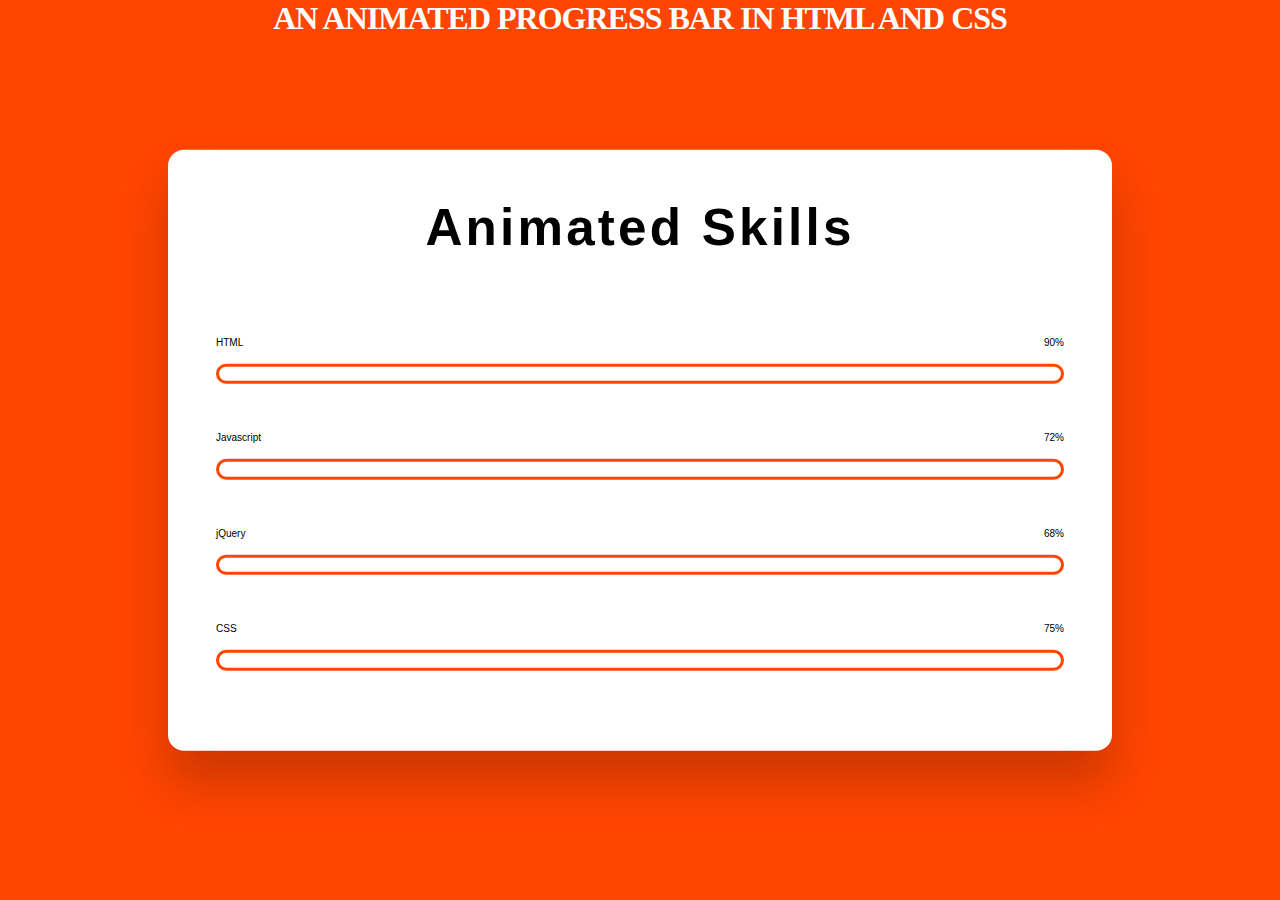
<file: index.html>
<!DOCTYPE html>
<html lang="en">
  <head>
    <meta charset="UTF-8" />
    <meta http-equiv="X-UA-Compatible" content="IE=edge" />
    <meta name="viewport" content="width=device-width, initial-scale=1.0" />
    <title>Progress Bar</title>
    <link rel="stylesheet" href="style.css" />
  </head>
  <body>
    <div class="container">
      <h1 class="heading">An animated progress bar in Html and css</h1>

      <div class="wrapper">
        <div class="container-bar">
          <h2 class="bar-heading">Animated Skills</h2>
          <!-- bar 1 -->
          <div class="skills">
            <div class="details">
              <span>HTML</span>
              <span>90%</span>
            </div>
            <div class="bar">
              <div id="html-bar"></div>
            </div>
          </div>
          <!-- bar 2 -->
          <div class="skills">
            <div class="details">
              <span>Javascript</span>
              <span>72%</span>
            </div>
            <div class="bar">
              <div id="javascript-bar"></div>
            </div>
          </div>
          <!-- bar 3 -->
          <div class="skills">
            <div class="details">
              <span>jQuery</span>
              <span>68%</span>
            </div>
            <div class="bar">
              <div id="jQuery-bar"></div>
            </div>
          </div>
          <!-- bar 4 -->
          <div class="skills">
            <div class="details">
              <span>CSS</span>
              <span>75%</span>
            </div>
            <div class="bar">
              <div id="css-bar"></div>
            </div>
          </div>
        </div>
      </div>
    </div>
  </body>
</html>
</file>
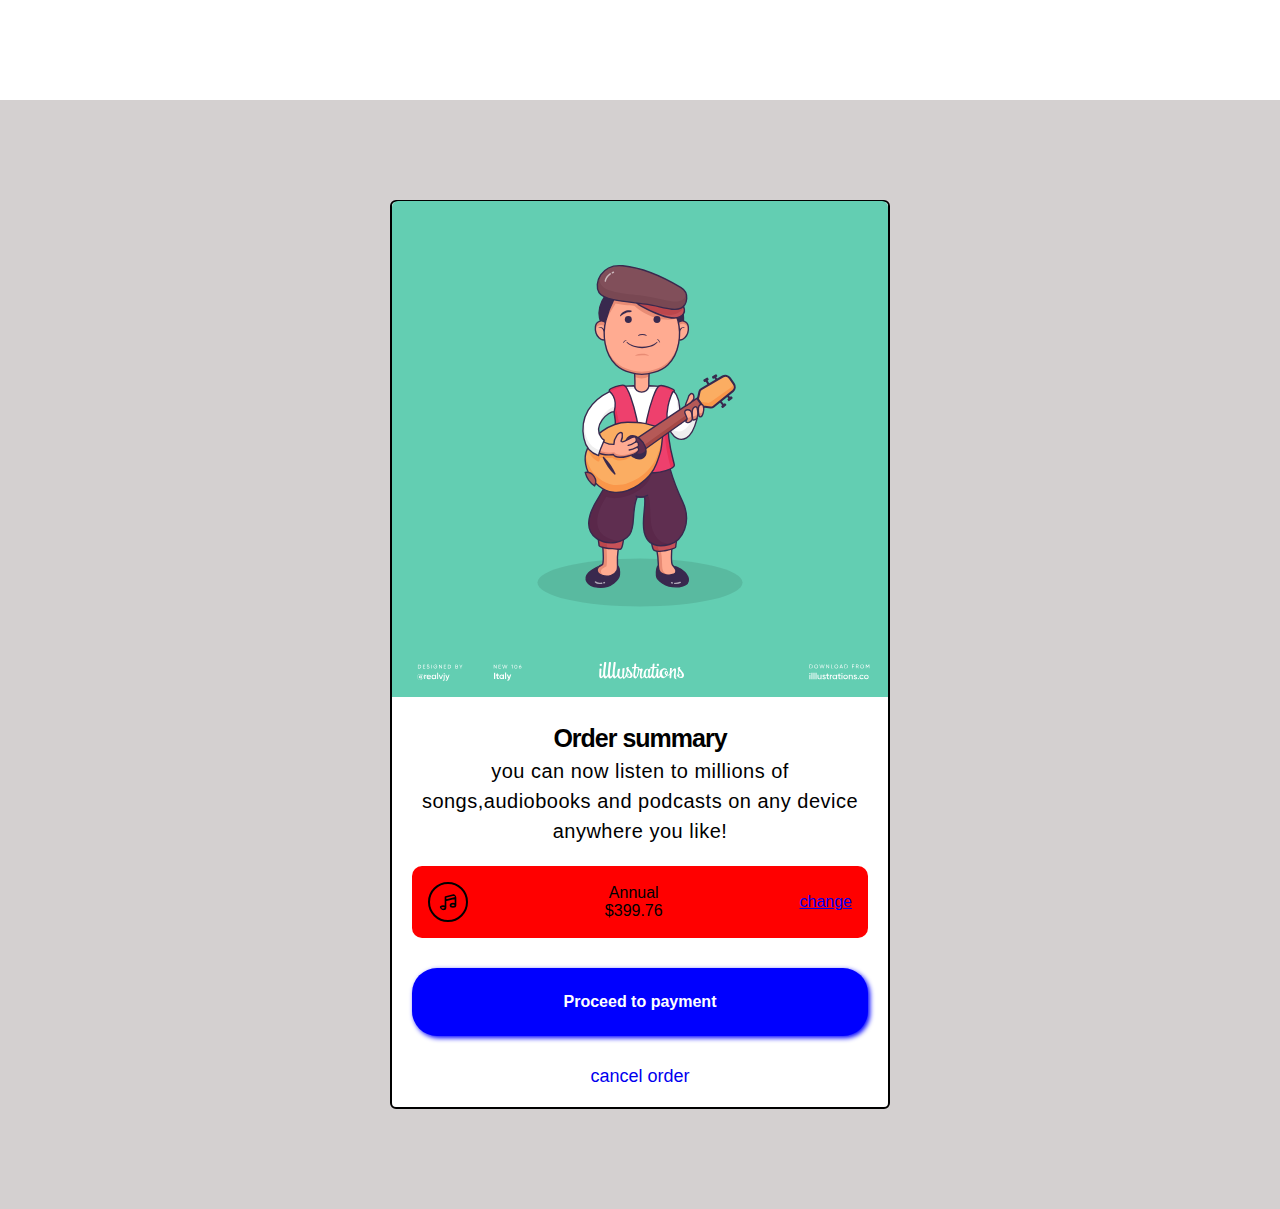
<file: card/index.html>
<!DOCTYPE html>
<html lang="en">
  <head>
    <meta charset="UTF-8" />
    <meta http-equiv="X-UA-Compatible" content="IE=edge" />
    <meta name="viewport" content="width=device-width, initial-scale=1.0" />
    <link rel="stylesheet" href="style2.css" />
    <title>Card</title>
  </head>
  <body>
    <div class="main-container">
      <div class="card-container">
        <div class="card-head">
          <img src="img/106-italy (1).svg" alt="logo"  class="img-italian"/>
        </div>
        <div class="card-body">
            <h1 class="title">Order summary</h1>
            <div class="card-text">

              <p>
                you can now listen to millions of songs,audiobooks and podcasts on
                any device anywhere you like!
              </p>
            </div>
          
          <div class="card-rates">
            <svg xmlns="http://www.w3.org/2000/svg" class="music-icon" fill="none" viewBox="0 0 24 24" stroke="currentColor">
              <path stroke-linecap="round" stroke-linejoin="round" stroke-width="2" d="M9 19V6l12-3v13M9 19c0 1.105-1.343 2-3 2s-3-.895-3-2 1.343-2 3-2 3 .895 3 2zm12-3c0 1.105-1.343 2-3 2s-3-.895-3-2 1.343-2 3-2 3 .895 3 2zM9 10l12-3" />
            </svg>
            <span>Annual <p>$399.76</p></span>
           
            <a href="#">change</a>
          </div>
          <div class="card-footer">
            <a href="#" class="btn btn-pay">Proceed to payment</a>
            <a href="#" class="btn btn-cancel">cancel order</a>
          </div>
        </div>
      </div>
    </div>
  </div>
  </body>
</html>
</file>
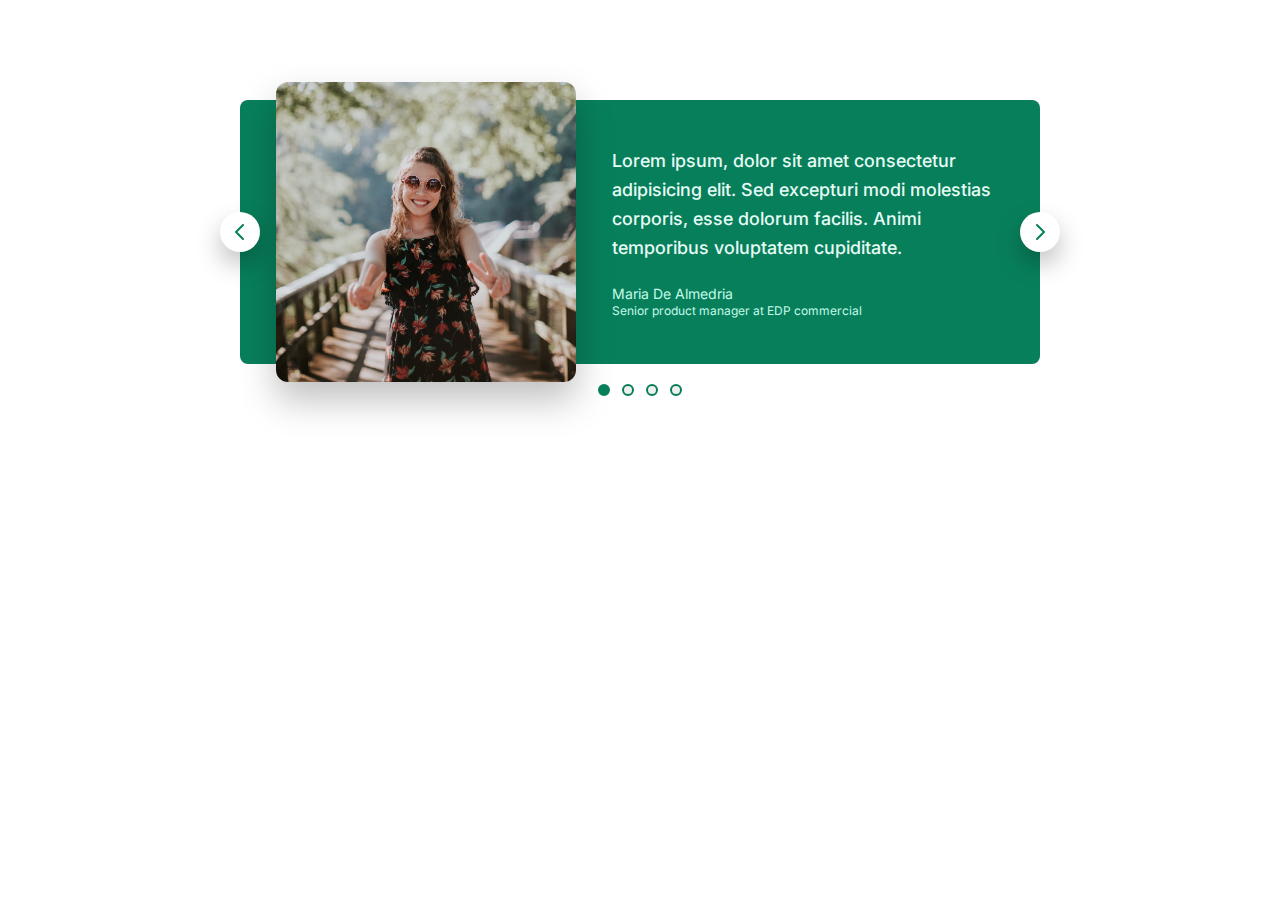
<file: carousel/index.html>
<!DOCTYPE html>
<html lang="en">
  <head>
    <meta charset="UTF-8" />
    <meta http-equiv="X-UA-Compatible" content="IE=edge" />
    <meta name="viewport" content="width=device-width, initial-scale=1.0" />
    <link
      href="https://fonts.googleapis.com/css2?family=Inter:wght@500;600;700&display=swap"
      rel="stylesheet"
    />
    <link rel="stylesheet" href="style.css" />
    <title>Carousel</title>
  </head>
  <body>
    <div class="carousel">
      <img src="img/maria.jpg" alt="Maria de Almedria" />
      <blockquote class="testimonial">
        <p class="testimonial-text">
          Lorem ipsum, dolor sit amet consectetur adipisicing elit. Sed
          excepturi modi molestias corporis, esse dolorum facilis. Animi
          temporibus voluptatem cupiditate.
        </p>
        <p class="testimonial-author">Maria De Almedria</p>
        <p class="testimonial-job">Senior product manager at EDP commercial</p>
      </blockquote>
      <button class="btn btn--left">
        <svg
          xmlns="http://www.w3.org/2000/svg"
          class="btn-icon"
          fill="none"
          viewBox="0 0 24 24"
          stroke="currentColor"
        >
          <path
            stroke-linecap="round"
            stroke-linejoin="round"
            stroke-width="2"
            d="M15 19l-7-7 7-7"
          />
        </svg>
      </button>
      <button class="btn btn--right">
        <svg
          xmlns="http://www.w3.org/2000/svg"
          class="btn-icon"
          fill="none"
          viewBox="0 0 24 24"
          stroke="currentColor"
        >
          <path
            stroke-linecap="round"
            stroke-linejoin="round"
            stroke-width="2"
            d="M9 5l7 7-7 7"
          />
        </svg>
      </button>
      <div class="dots">
        <button class="dot dot-fill"></button>
        <button class="dot"></button>
        <button class="dot"></button>
        <button class="dot"></button>
      </div>
    </div>
  </body>
</html>
</file>
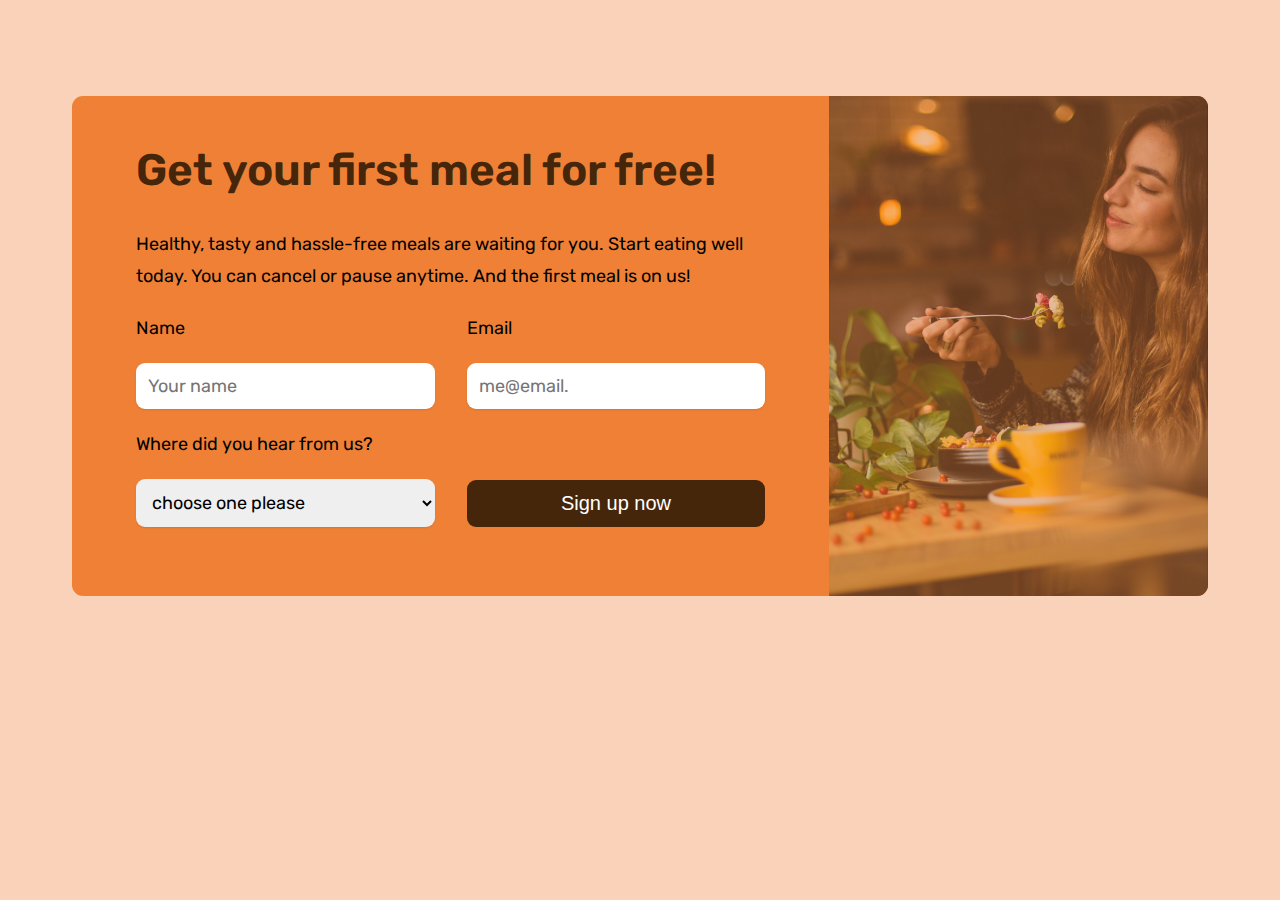
<file: cta/index.html>
<!DOCTYPE html>
<html lang="en">
  <head>
    <meta charset="UTF-8" />
    <meta http-equiv="X-UA-Compatible" content="IE=edge" />
    <meta name="viewport" content="width=device-width, initial-scale=1.0" />
    <title>CTA</title>
    <link rel="preconnect" href="https://fonts.googleapis.com" />
    <link rel="preconnect" href="https://fonts.gstatic.com" crossorigin />
    <link
      href="https://fonts.googleapis.com/css2?family=Rubik:wght@400;500;600;700&display=swap"
      rel="stylesheet"
    />
    <link rel="stylesheet" href="style.css" />
  </head>
  <body>
    <section class="section-cta">
      <div class="container">
        <div class="cta">
          <div class="cta-text-box">
            <h2 class="heading-secondary">Get your first meal for free!</h2>
            <p class="cta-text">
              Healthy, tasty and hassle-free meals are waiting for you. Start
              eating well today. You can cancel or pause anytime. And the first
              meal is on us!
            </p>
            <form action="" class="cta-form">
              <div>
                <label for="full-name">Name</label>
                <input
                  type="text"
                  id="full-name"
                  placeholder="Your name"
                  required
                />
              </div>
              <div>
                <label for="email">Email</label>
                <input type="email" id="email" placeholder="me@email." />
              </div>
              <div>
                <label for="select-where">Where did you hear from us?</label>
                <select id="select-where">
                  <option value="">choose one please</option>
                  <option value="friends">Friend and family</option>
                  <option value="youtube">Youtube</option>
                  <option value="podcast">Podcast</option>
                  <option value="ad">Facaebook ad</option>
                </select>
              </div>
              <button class="btn">Sign up now</button>
            </form>
          </div>
          <div
            class="cta-img-box"
            role="img"
            aria-label="message image box"
          ></div>
        </div>
      </div>
    </section>
  </body>
</html>
</file>
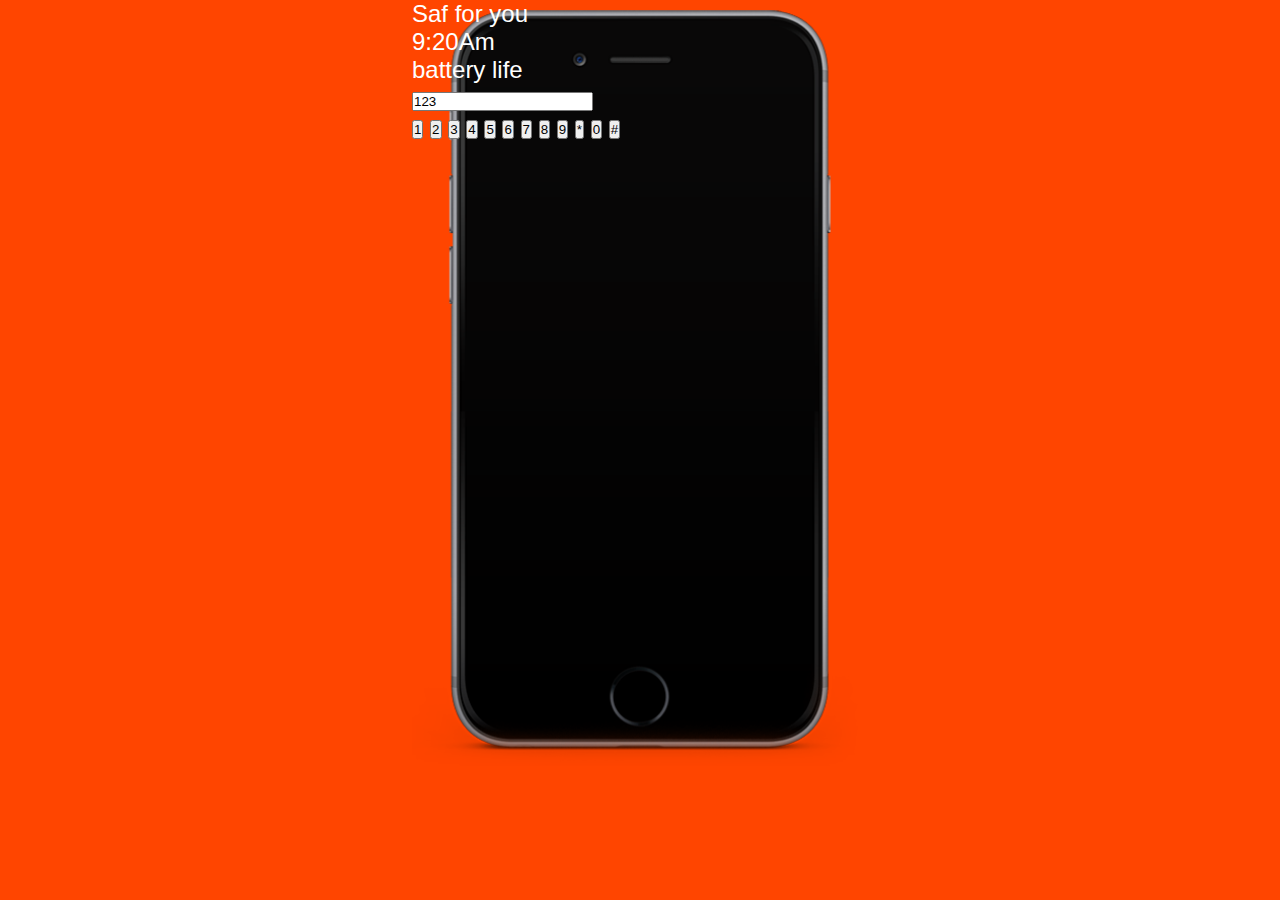
<file: iphone/index.html>
<!DOCTYPE html>
<html lang="en">
  <head>
    <meta charset="UTF-8" />
    <meta http-equiv="X-UA-Compatible" content="IE=edge" />
    <meta name="viewport" content="width=device-width, initial-scale=1.0" />
    <link rel="stylesheet" href="style.css" />
    <title>iphone</title>
  </head>
  <body>
    <div class="main">
      <div class="phone-container">
        <div class="phone-display">
          <div class="phone-header">
            <div class="saf-you">
              <p>Saf for you</p>
            </div>
            <div class="time-battery">
              <p>9:20Am</p>
              <p>battery life</p>
            </div>
          </div>
          <div class="phone-screen">
            <input type="number" value="123" name="number" />
          </div>
        </div>

        <div class="phone-keypads">
          <div class="keypad-num">
            <button class="btn-1">1</button>
            <button class="btn-2">2</button>
            <button class="btn-3">3</button>
            <button class="btn-4">4</button>
            <button class="btn-5">5</button>
            <button class="btn-6">6</button>
            <button class="btn-7">7</button>
            <button class="btn-8">8</button>
            <button class="btn-9">9</button>
            <button class="btn-*">*</button>
            <button class="btn-0">0</button>
            <button class="btn-#">#</button>
          </div>
        </div>
        <div class="phone-widgets"></div>
      </div>
    </div>
  </body>
</html>
</file>
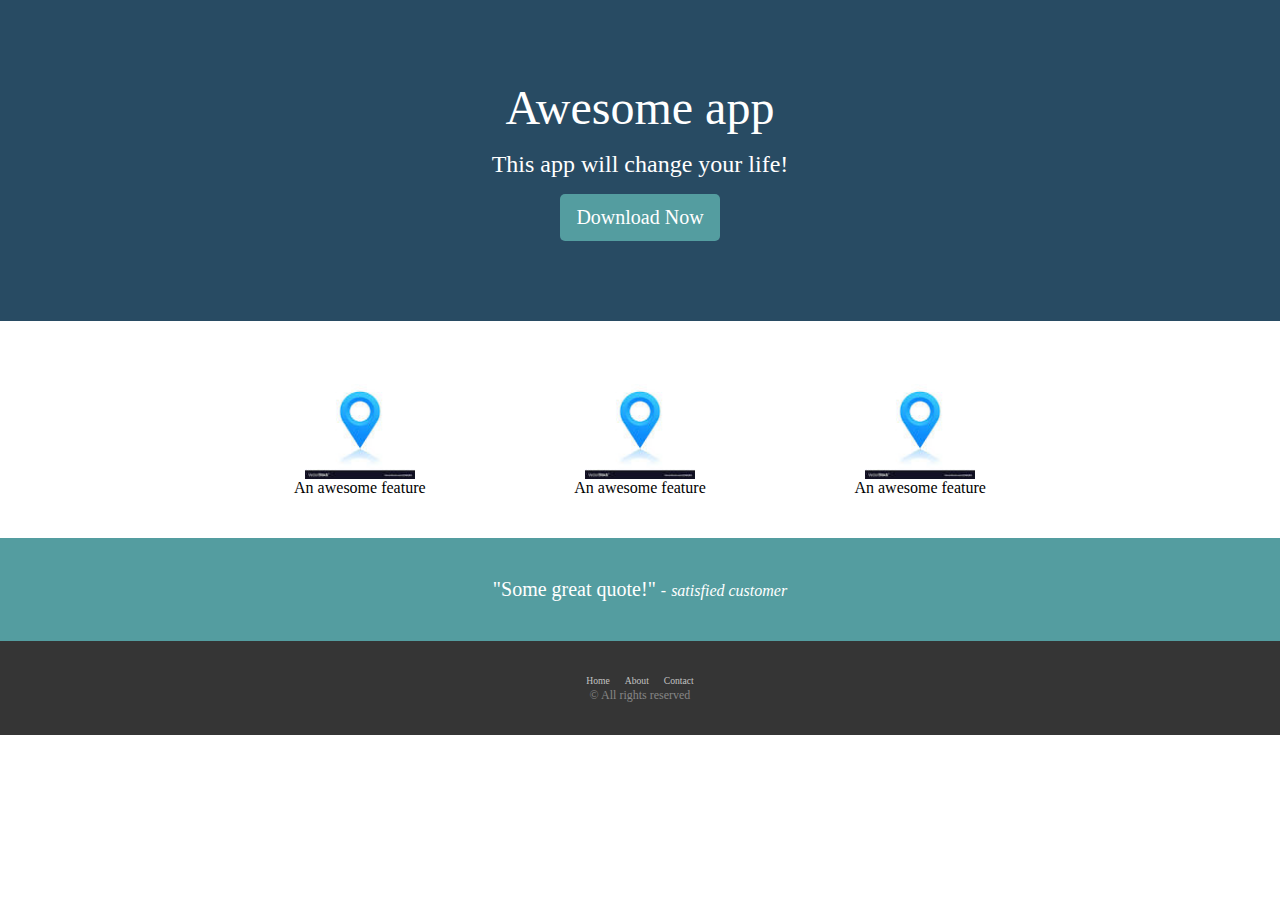
<file: landin/index.html>
<html lang="en">
<head>
    <meta charset="UTF-8">
    <meta http-equiv="X-UA-Compatible" content="IE=edge">
    <meta name="viewport" content="width=device-width, initial-scale=1.0">
    <link rel="stylesheet" href="style.css">
    <!-- <script src="https://cdnjs.cloudflare.com/ajax/libs/jquery/3.6.0/jquery.min.js"></script> -->
    
    <title>Landing page</title>
</head>
<body>
    <!-- header part -->
    <header>
      <div class="head">
        <h1>Awesome app</h1>
        <h2>This app will change your life!</h2>
        <a href="#" class="btn">Download Now</a>
        <div class="submenu">
            <a href="#">Link1</a>
            <a href="#">Link2</a>
        </div>
       </div>
    </header>
    <!-- end of header -->

       <!-- start of section part 1-->
    <section class="features">
        <div class="head">
            <div class="feature">
                <img src="img/download.jpeg" alt="">
                <p>An awesome feature</p>
            </div>
            <div class="feature">
                <img src="img/download.jpeg" alt="">
                <p>An awesome feature</p>
            </div>
            <div class="feature">
                <img src="img/download.jpeg" alt="">
                <p>An awesome feature</p>
            </div>
            
        </div>
    </section>
    <!-- end of section part 1 -->

    <!-- start of quote section -->
    <section class="quote">
        <blockquote class="head">"Some great quote!"
          <cite>satisfied customer</cite>
        </blockquote>
    </section>
    <!-- end of quote section -->

    <!-- footer section -->
    <footer>
        <div class="head">
          <ul>
            <li><a href="#">Home</a></li>
            <li><a href="#">About</a></li>
            <li><a href="#">Contact</a></li>
          </ul>
          <p>&copy All rights reserved</p>
       </div>
    </footer>

    <script src="app.js"></script>
</body>
</html>
</file>
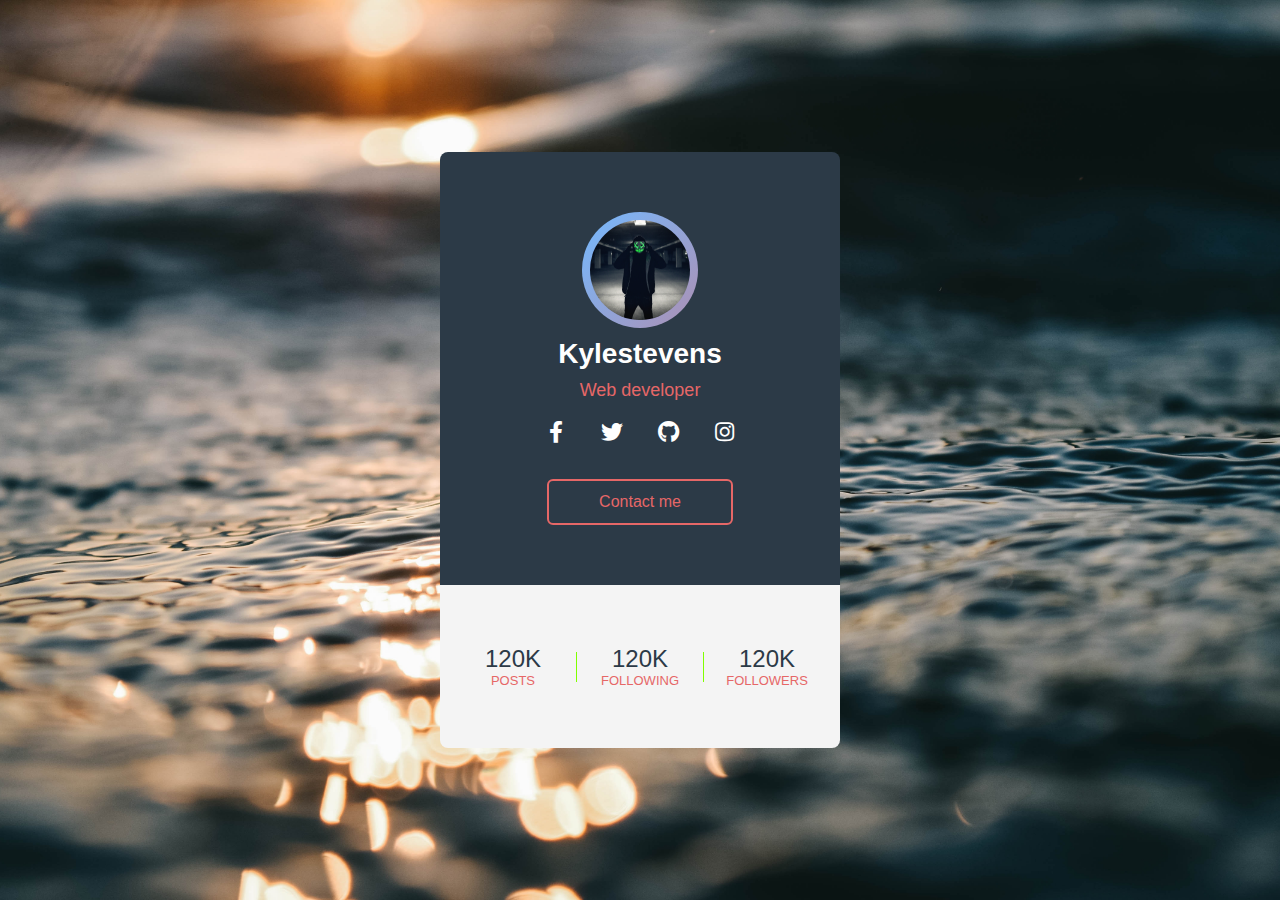
<file: profile cards/index.html>
<html lang="en">
<head>
    <meta charset="UTF-8">
    <meta http-equiv="X-UA-Compatible" content="IE=edge">
    <meta name="viewport" content="width=device-width, initial-scale=1.0">
    <title>Profile Cards</title>
    <link rel="stylesheet" href="https://cdnjs.cloudflare.com/ajax/libs/font-awesome/5.14.0/css/all.min.css"/>
   <link rel="stylesheet" href="style.css">    
</head>
<body>
     <div class="profile-card">
         <div class="card-header">
             <div class="pic">
                 <img src="images/orsrc51831.jpg" alt="">
             </div>
            <div class="name">Kylestevens</div>
            <div class="desc">Web developer</div>
            <div class="sm">
                <a href="#" class="fab fa-facebook-f"></a>
                <a href="#" class="fab fa-twitter"></a>
                <a href="#" class="fab fa-github"></a>
                <a href="#" class="fab fa-instagram"></a>
            </div>
    
            <a href="#" class="contact-btn">Contact me</a>
         </div>
         <div class="card-footer">
             <div class="numbers">
                 <div class="item">
                     <span>120k</span>
                     posts
                 </div>

                 <div class="border"></div>

                 <div class="item">
                    <span>120k</span>
                    Following
                </div>
                <div class="border"></div>
                <div class="item">
                    <span>120k</span>
                    Followers
                </div>

             </div>
         </div>
     </div>
</body>
</html>
</file>
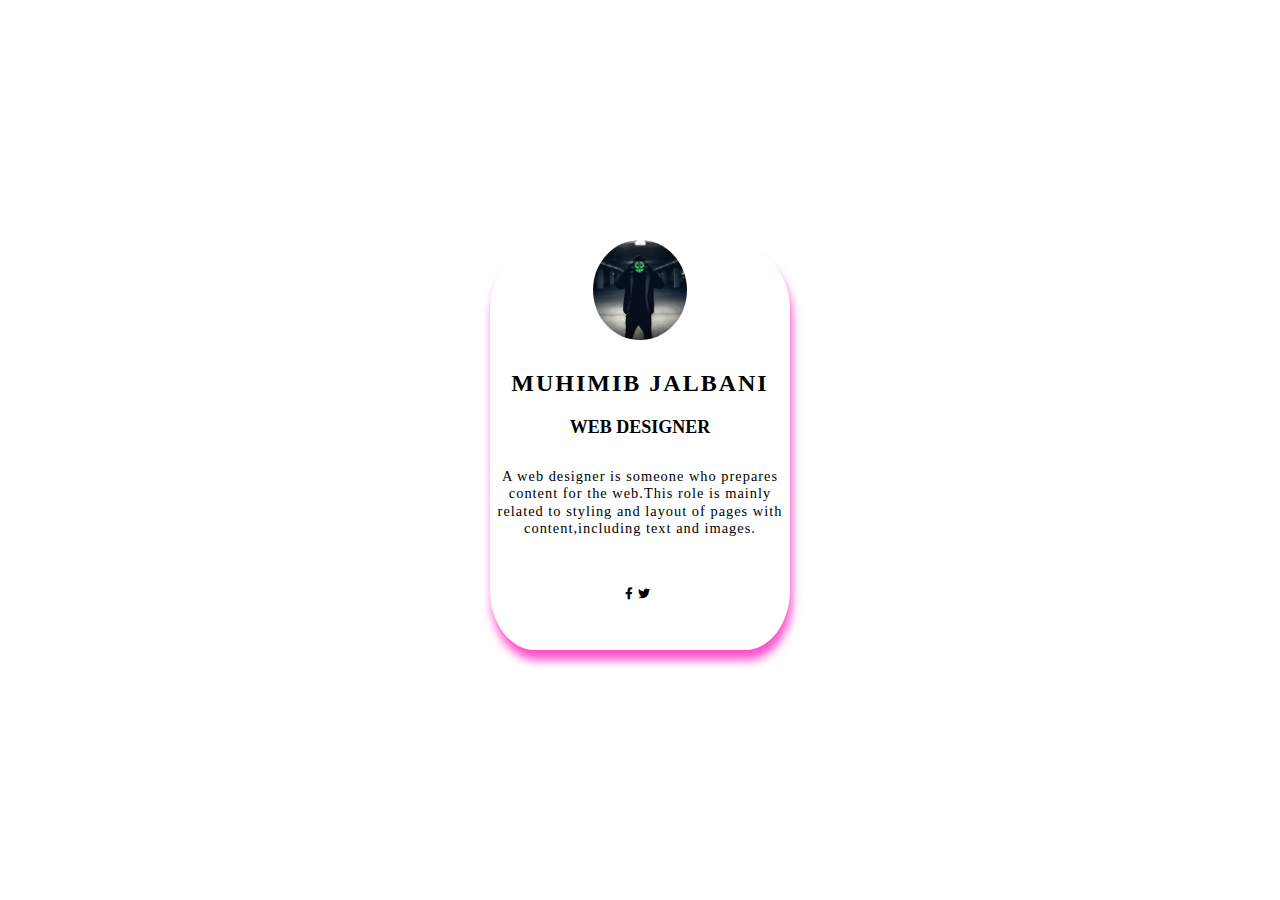
<file: prov/index.html>
<html lang="en">
<head>
    <meta charset="UTF-8">
    <meta name="viewport" content="width=device-width, initial-scale=1.0">
    <title>CARD PROFILE</title>
    <link rel="stylesheet" href="https://cdnjs.cloudflare.com/ajax/libs/font-awesome/5.14.0/css/all.min.css"/>
    <link rel="stylesheet" href="style.css">
</head>
<body>
<div class="profile-card">
     <div class="card-header">
        <div class="profile-pic">
            <img src="images/orsrc51831.jpg" alt="my photo">
            <h1>muhimib jalbani</h1>
        </div>
        <div class="proffesion">
            <h2>web designer</h2>
        </div>
        <div class="proff-statement">
            <p>A web designer is someone who prepares content for the web.This role is mainly related to styling and layout of pages with content,including text and images.</p>
        </div>

        <div class="social-icons">
            <i class="fab fa-facebook-f"></i>
            <i class="fab fa-twitter"></i>
            <i class="fab fa-whatsapp-f"></i>
        </div>
    </div>
</div>
</body>
</html>
</file>
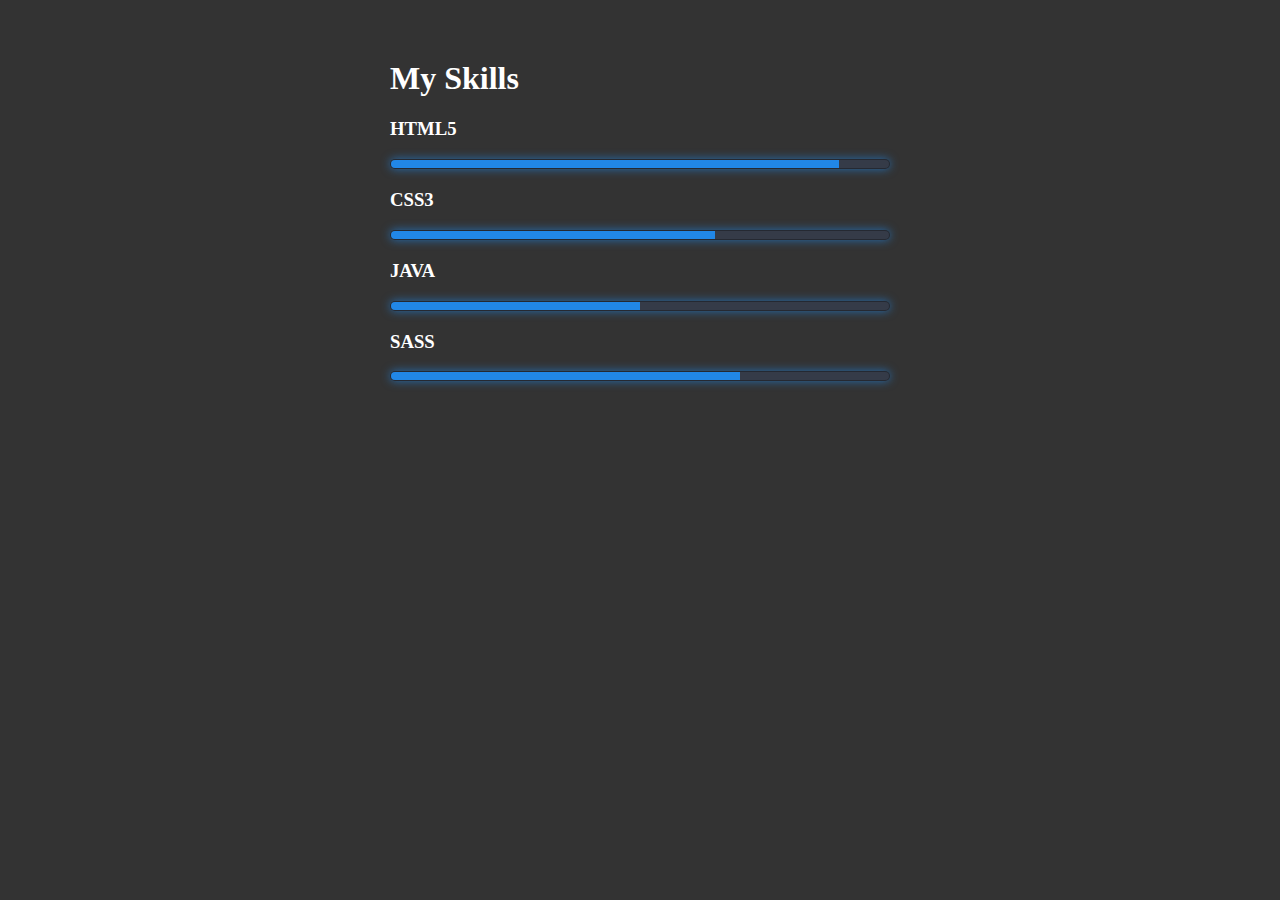
<file: skill bar/index.html>
<html lang="en">
<head>
    <meta charset="UTF-8">
    <meta http-equiv="X-UA-Compatible" content="IE=edge">
    <meta name="viewport" content="width=device-width, initial-scale=1.0">
    <title>Skill bar</title>
    <link rel="stylesheet" href="style.css">
</head>
<body>
    <div class="skills">
        <h1>My Skills</h1>
        <li>
            <h3>HTML5</h3><span class="bar"><span class="html"></span></span>
        </li>

        <li>
            <h3>CSS3</h3><span class="bar"><span class="css3"></span></span>
        </li>

        <li>
            <h3>JAVA</h3><span class="bar"><span class="java"></span></span>
        </li>
        <li>
            <h3>SASS</h3><span class="bar"><span class="sass"></span></span>
        </li>
    </div>
</body>
</html>
</file>
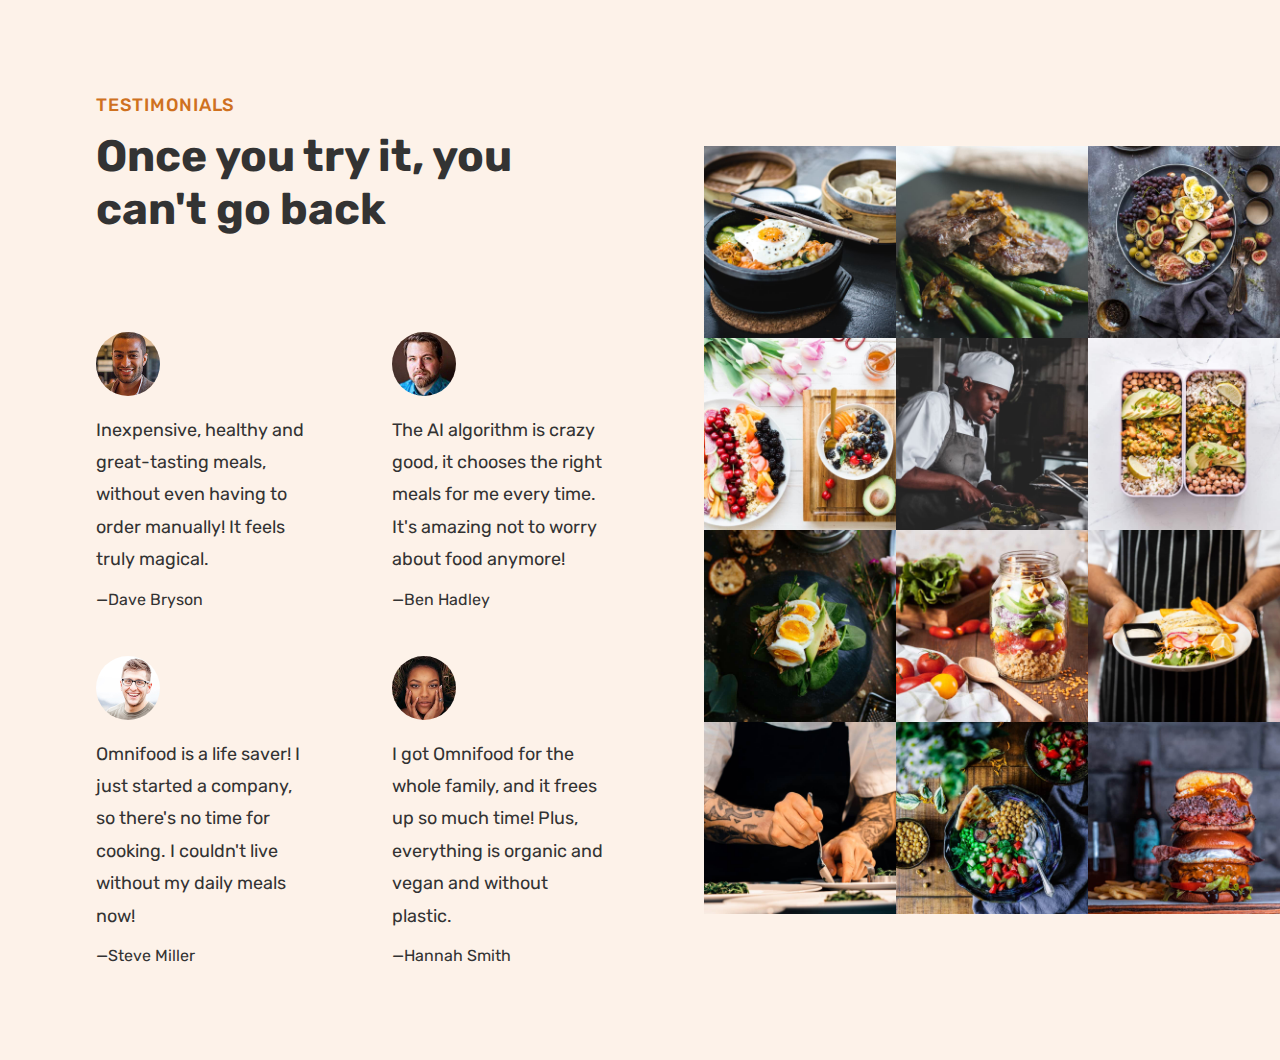
<file: testimonials/index.html>
<!DOCTYPE html>
<html lang="en">
  <head>
    <meta charset="UTF-8" />
    <meta http-equiv="X-UA-Compatible" content="IE=edge" />
    <meta name="viewport" content="width=device-width, initial-scale=1.0" />
    <title>Testimonial section</title>
    <link rel="preconnect" href="https://fonts.googleapis.com" />
    <link rel="preconnect" href="https://fonts.gstatic.com" crossorigin />
    <link
      href="https://fonts.googleapis.com/css2?family=Rubik:wght@400;500;600;700&display=swap"
      rel="stylesheet"
    />
    <link rel="stylesheet" href="css/style.css" />
    <script defer src="js/script.js"></script>
  </head>
  <body>
    <section class="section-testimonials">
      <div class="testimonial-container">
        <span class="sub-heading">Testimonials</span>
        <h1 class="primary-heading">Once you try it, you can't go back</h1>
        <div class="testimonials">
          <!-- customer 1 -->
          <figure class="testimonial">
            <img
              src="img/customers/dave.jpg"
              alt="photo of dave"
              class="testimonial-img"
            />
            <blockquote class="testimonial-text">
              Inexpensive, healthy and great-tasting meals, without even having
              to order manually! It feels truly magical.
            </blockquote>
            <p class="testimonial-name">&mdash;Dave Bryson</p>
          </figure>
          <!-- customer 2 -->
          <figure class="testimonial">
            <img
              src="img/customers/ben.jpg"
              alt="photo of ben"
              class="testimonial-img"
            />
            <blockquote class="testimonial-text">
              The AI algorithm is crazy good, it chooses the right meals for me
              every time. It's amazing not to worry about food anymore!
            </blockquote>
            <p class="testimonial-name">&mdash;Ben Hadley</p>
          </figure>
          <!-- customer 3 -->
          <figure class="testimonial">
            <img
              src="img/customers/steve.jpg"
              alt="photo of steve"
              class="testimonial-img"
            />
            <blockquote class="testimonial-text">
              Omnifood is a life saver! I just started a company, so there's no
              time for cooking. I couldn't live without my daily meals now!
            </blockquote>
            <p class="testimonial-name">&mdash;Steve Miller</p>
          </figure>
          <!-- customer 4 -->
          <figure class="testimonial">
            <img
              src="img/customers/hannah.jpg"
              alt="photo of hannah"
              class="testimonial-img"
            />
            <blockquote class="testimonial-text">
              I got Omnifood for the whole family, and it frees up so much time!
              Plus, everything is organic and vegan and without plastic.
            </blockquote>
            <p class="testimonial-name">&mdash;Hannah Smith</p>
          </figure>
        </div>
      </div>

      <div class="gallery">
        <figure class="gallery-item">
          <img
            src="img/gallery/gallery-1.jpg"
            alt="photo of nicely prepared food"
          />
        </figure>
        <figure class="gallery-item">
          <img
            src="img/gallery/gallery-2.jpg"
            alt="photo of nicely prepared food"
          />
        </figure>
        <figure class="gallery-item">
          <img
            src="img/gallery/gallery-3.jpg"
            alt="photo of nicely prepared food"
          />
        </figure>
        <figure class="gallery-item">
          <img
            src="img/gallery/gallery-4.jpg"
            alt="photo of nicely prepared food"
          />
        </figure>
        <figure class="gallery-item">
          <img
            src="img/gallery/gallery-5.jpg"
            alt="photo of nicely prepared food"
          />
        </figure>
        <figure class="gallery-item">
          <img
            src="img/gallery/gallery-6.jpg"
            alt="photo of nicely prepared food"
          />
        </figure>
        <figure class="gallery-item">
          <img
            src="img/gallery/gallery-7.jpg"
            alt="photo of nicely prepared food"
          />
        </figure>
        <figure class="gallery-item">
          <img
            src="img/gallery/gallery-8.jpg"
            alt="photo of nicely prepared food"
          />
        </figure>
        <figure class="gallery-item">
          <img
            src="img/gallery/gallery-9.jpg"
            alt="photo of nicely prepared food"
          />
        </figure>
        <figure class="gallery-item">
          <img
            src="img/gallery/gallery-10.jpg"
            alt="photo of nicely prepared food"
          />
        </figure>
        <figure class="gallery-item">
          <img
            src="img/gallery/gallery-11.jpg"
            alt="photo of nicely prepared food"
          />
        </figure>
        <figure class="gallery-item">
          <img
            src="img/gallery/gallery-12.jpg"
            alt="photo of nicely prepared food"
          />
        </figure>
      </div>
    </section>
  </body>
</html>
</file>
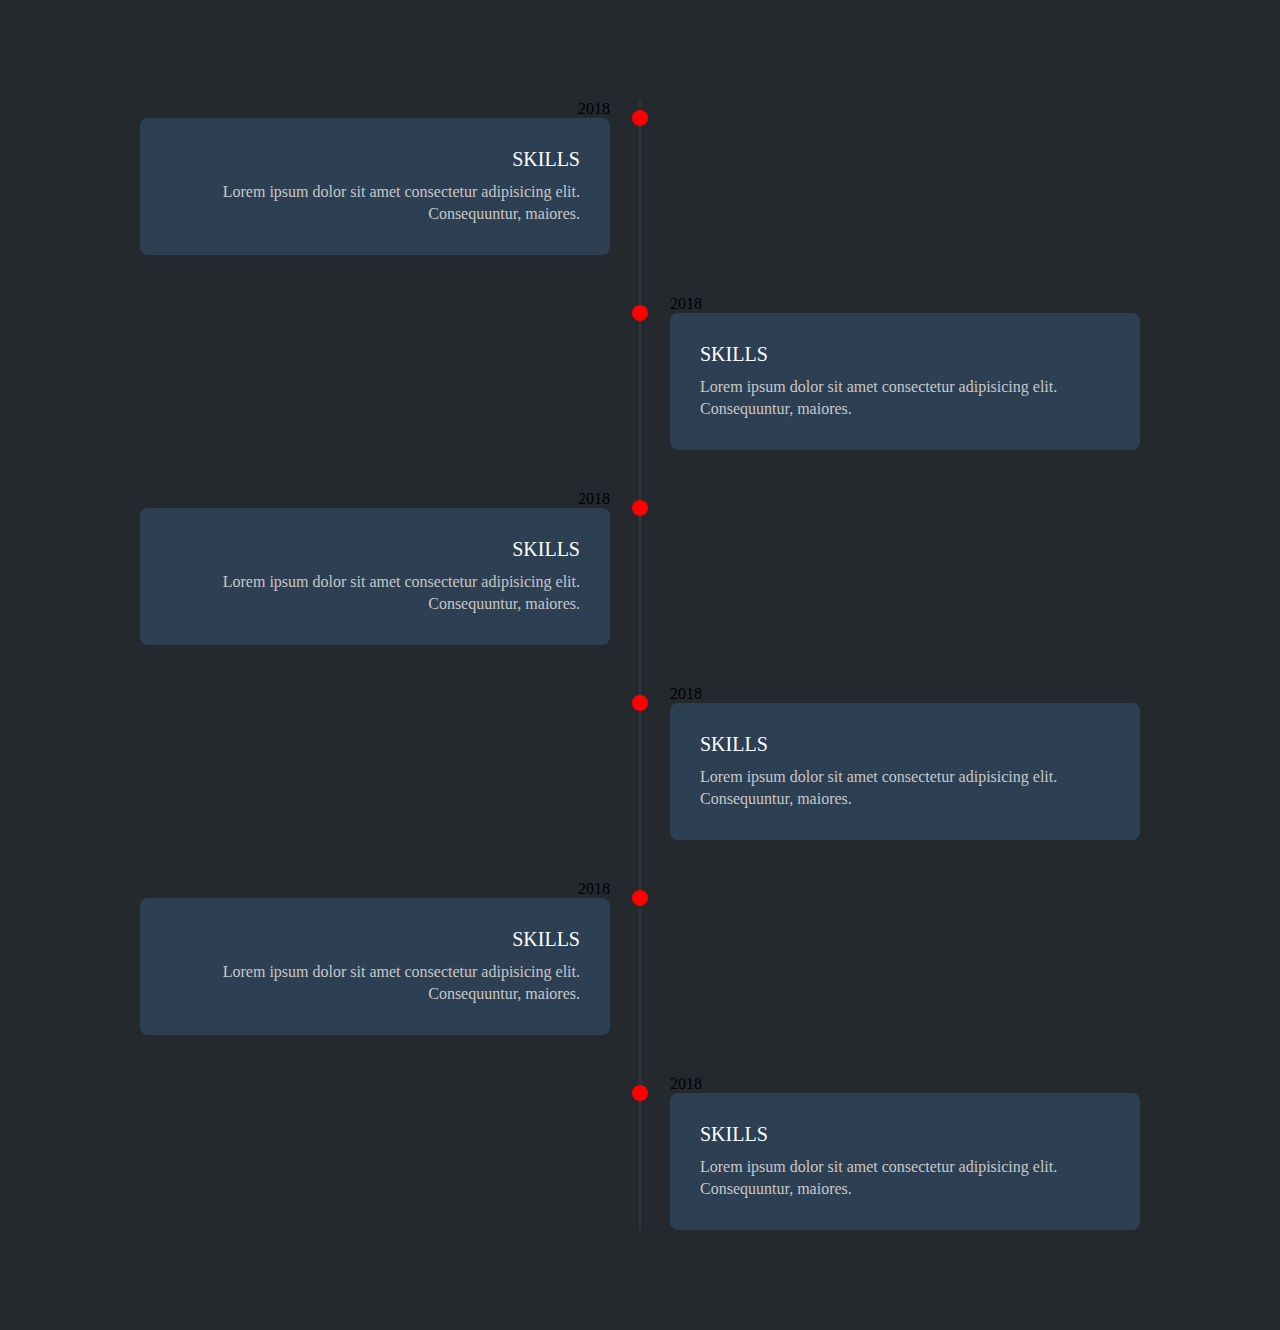
<file: Timeline/index.html>
<html lang="en">
<head>
    <meta charset="UTF-8">
    <meta http-equiv="X-UA-Compatible" content="IE=edge">
    <meta name="viewport" content="width=device-width, initial-scale=1.0">
    <title>Timeline </title>
    <link rel="stylesheet" href="style.css">
</head>
<body>
    <section class="timeline-section">

        <div class="timeline-items">

            <div class="timeline-item">

                <div class="timeline-dot"></div>
                    <div class="timeline date">2018
                    </div>

                    <div class="timeline-content">
                        <h3>Skills</h3>
                        <p>Lorem ipsum dolor sit amet consectetur adipisicing elit. Consequuntur, maiores.</p>
                    </div>
            </div>

             <!-- Second item -->
            <div class="timeline-item">
                
                <div class="timeline-dot"></div>
                    <div class="timeline date">2018
                    </div>
                    <div class="timeline-content">
                        <h3>Skills</h3>
                        <p>Lorem ipsum dolor sit amet consectetur adipisicing elit. Consequuntur, maiores.</p>
                    </div>
            </div>
            <!-- Third item -->
            <div class="timeline-item">
                <div class="timeline-dot"></div>
                    <div class="timeline date">2018
                    </div>
                    <div class="timeline-content">
                        <h3>Skills</h3>
                        <p>Lorem ipsum dolor sit amet consectetur adipisicing elit. Consequuntur, maiores.</p>
                    </div>
            </div>
            <!-- fourth item -->
            <div class="timeline-item">
                <div class="timeline-dot"></div>
                    <div class="timeline date">2018
                    </div>
                    <div class="timeline-content">
                        <h3>Skills</h3>
                        <p>Lorem ipsum dolor sit amet consectetur adipisicing elit. Consequuntur, maiores.</p>
                    </div>
            </div>
            <!-- fifth item -->
            <div class="timeline-item">
                <div class="timeline-dot"></div>
                    <div class="timeline date">2018
                    </div>
                    <div class="timeline-content">
                        <h3>Skills</h3>
                        <p>Lorem ipsum dolor sit amet consectetur adipisicing elit. Consequuntur, maiores.</p>
                    </div>
            </div>
            <!-- sixth item -->
            <div class="timeline-item">
                <div class="timeline-dot"></div>
                    <div class="timeline date">2018
                    </div>
                    <div class="timeline-content">
                        <h3>Skills</h3>
                        <p>Lorem ipsum dolor sit amet consectetur adipisicing elit. Consequuntur, maiores.</p>
                    </div>
            </div>
        </div>
    </section>
    
</body>
</html>
</file>
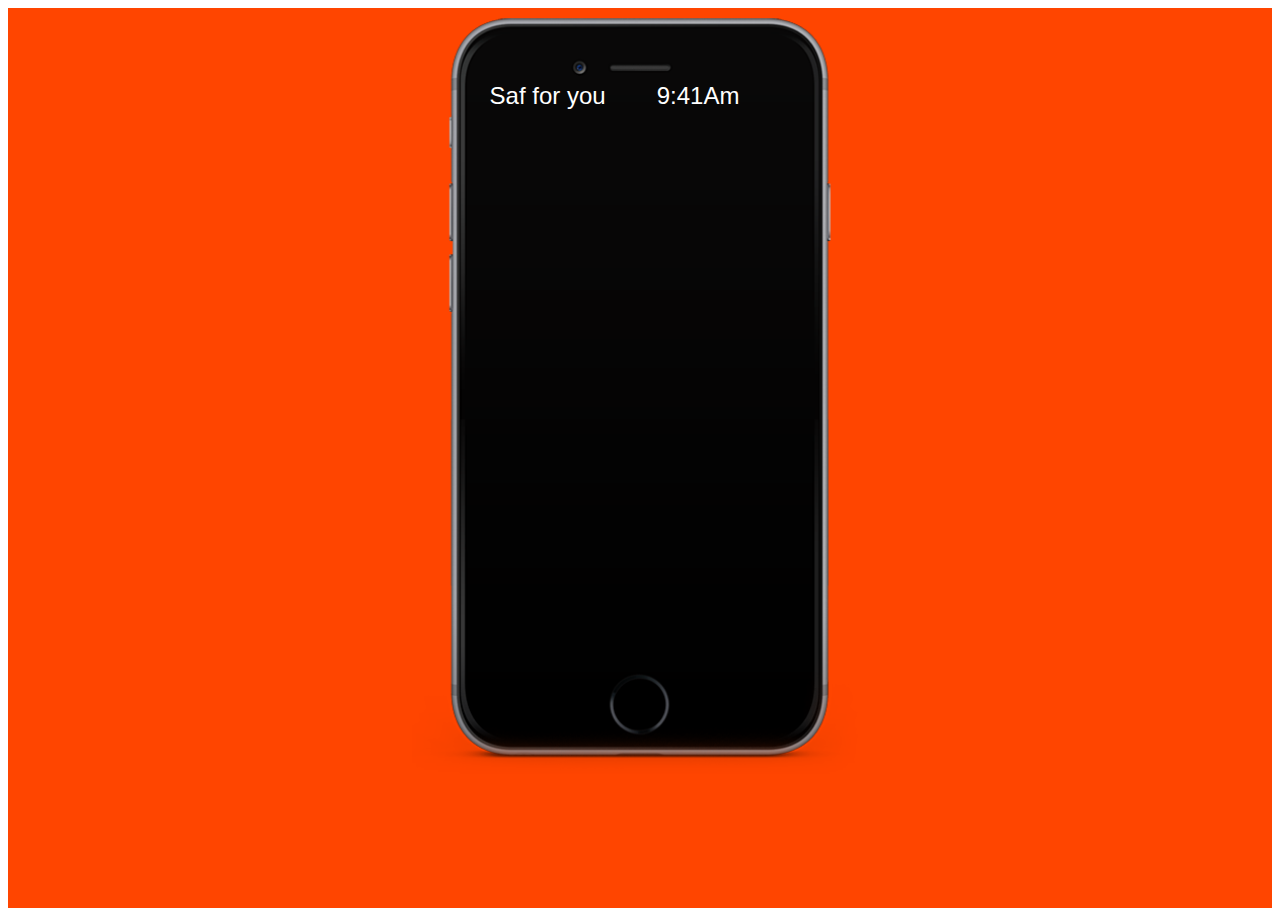
<file: iphone/index2.html>
<!DOCTYPE html>
<html lang="en">
  <head>
    <meta charset="UTF-8" />
    <meta http-equiv="X-UA-Compatible" content="IE=edge" />
    <meta name="viewport" content="width=device-width, initial-scale=1.0" />
    <title>iphone 2</title>
  </head>
  <style>
    body {
      font-family: sans-serif;
      font-size: 24px;
    }
    .main {
      background: #ff4500;
      display: flex;
      flex-direction: row;
      align-items: center;
      justify-content: center;
    }
    .phone-container {
      background-image: url("img/iphone.png");
      background-repeat: no-repeat;
      background-size: contain;
      height: 100vh;
      flex-basis: 456px;
      display: flex;
      flex-direction: row;
      justify-content: center;
    }
    .phone-header {
      display: flex;
      flex-direction: row;
      gap: 51px;
      margin-top: 50px;
      color: #fff;
    }
  </style>
  <body>
    <div class="main">
      <div class="phone-container">
        <div class="phone-header">
          <div class="saf-you">
            <p>Saf for you</p>
          </div>
          <div class="time-battery">
            <!-- <p>battery lifr</p> -->
            <p>9:41Am</p>
          </div>
          <div class="phone-display"></div>
        </div>
        <div class="phone-keypads"></div>
      </div>
    </div>
  </body>
</html>
</file>
<file: style.css>
* {
  margin: 0;
  padding: 0;
  box-sizing: border-box;
}
body {
  height: 100vh;
  background: #ff4500;
  font-size: 10px;
}
.container {
  max-width: 114rem;
  margin: 0 auto;
}
.heading {
  text-align: center;
  font-size: 2rem;
  text-transform: uppercase;
  letter-spacing: -1px;
  color: #fff;
}

.wrapper {
  width: 40%;
  min-width: 59rem;
  position: absolute;
  top: 50%;
  left: 50%;
  transform: translate(-50%, -50%);
}
.container-bar {
  width: 100%;
  background-color: #fff;
  padding: 3rem 3rem 5rem;
  border-radius: 1rem;
  box-shadow: 0 2rem 3rem rgba(0, 0, 0, 0.2);
}
.container-bar * {
  font-family: "Poppins", sans-serif;
  color: black;
  font-weight: 500;
}
.bar-heading {
  font-size: 3.2rem;
  font-weight: bold;
  letter-spacing: 0.2rem;
  margin-bottom: 5rem;
  text-align: center;
}
.details {
  display: flex;
  justify-content: space-between;
  margin-bottom: 1rem;
  width: 100%;
}
.bar {
  position: relative;
  border: 0.2rem solid #ff4500;
  border-radius: 2rem;
}
.bar div {
  position: relative;
  width: 0;
  height: 0.9rem;
  border-radius: 1rem;
  background-color: blue;
}

.skills:not(:last-child) {
  margin-bottom: 3rem;
}

#html-bar {
  animation: html-fill 2s forwards;
}
@keyframes html-fill {
  100% {
    width: 90%;
  }
}

#css-bar {
  animation: css-fill 2s forwards;
}
@keyframes css-fill {
  100% {
    width: 75%;
  }
}

#javascript-bar {
  animation: js-fill 2s forwards;
}
@keyframes js-fill {
  100% {
    width: 72%;
  }
}
#jQuery-bar {
  animation: jQuery-fill 2s forwards;
}
@keyframes jQuery-fill {
  100% {
    width: 58%;
  }
}
</file>
<file: card/style2.css>
/*
SPACING SYSTEM (px)
2 / 4 / 8 / 12 / 16 / 24 / 32 / 48 / 64 / 80 / 96 / 128

FONT SIZE SYSTEM (px)
10 / 12 / 14 / 16 / 18 / 20 / 24 / 30 / 36 / 44 / 52 / 62 / 74 / 86 / 98
*/

* {
  margin: 0;
  padding: 0;
  box-sizing: border-box;
}
body {
  font-family: "Roboto", sans-serif;
}
.main-container {
  display: flex;
  align-items: center;
  justify-content: center;
  background: #d4d0d0;
  margin-top: 100px;
  padding: 100px;
}
.card-container {
  flex-basis: 500px;
  text-align: center;
  border: 2px solid #000;
  background: #fff;
  border-radius: 6px;
}
.card-head {
}
.img-italian {
  border-radius: 6px;
  border-bottom-left-radius: 0;
  border-bottom-right-radius: 0;
  margin-top: -1px;
}
.card-body {
  padding: 20px;
}
.title {
  font-size: 25px;
  line-height: 1.4;
  font-weight: 600;
  letter-spacing: -1px;
}
.card-text {
  font-size: 20px;
  font-weight: 400;
  letter-spacing: 0.5px;
  line-height: 1.5;
  margin-bottom: 20px;
}
.card-rates {
  display: flex;
  align-items: center;
  justify-content: space-between;
  margin-bottom: 30px;
  background: red;
  border-radius: 10px;
  padding: 16px;
  margin-bottom: 30px;
}
.music-icon {
  width: 40px;
  height: 40px;
  border: 2px solid black;
  padding: 8px;
  border-radius: 20px;
}
.card-footer {
  display: flex;
  flex-direction: column;
  gap: 30px;
}
.btn:link,
.btn:visited {
}
.btn:hover,
.btn-active {
}
.btn-pay {
  text-decoration: none;
  font-size: 16px;
  font-weight: 600;
  letter-spacing: 0px;
  background: #0000ff;
  padding: 25px;
  color: white;
  border-radius: 25px;
  box-shadow: 2px 2px 5px 0px #0000ff;
}
.btn-cancel {
  text-decoration: none;
  font-size: 18px;
}
</file>
<file: carousel/style.css>
/*
SPACING SYSTEM (px)
2 / 4 / 8 / 12 / 16 / 24 / 32 / 48 / 64 / 80 / 96 / 128

FONT SIZE SYSTEM (px)
10 / 12 / 14 / 16 / 18 / 20 / 24 / 30 / 36 / 44 / 52 / 62 / 74 / 86 / 98
*/
/* COLOR SYSTEM
MAIN COLOR:#087f5b
COLOR GREY:#343a40
LINKS:#099268
TEXT COLOR #e6fcf5 ,#c3fae8
FOOTER-TEXT:#495057

*/

* {
  margin: 0;
  padding: 0;
  box-sizing: border-box;
}
body {
  font-family: "inter", sans-serif;
  color: #343a40;
  line-height: 1;
}
.carousel {
  width: 800px;
  margin: 100px auto;
  background-color: #087f5b;
  padding: 32px;
  padding-left: 86px;
  border-radius: 8px;
  display: flex;
  align-items: center;
  gap: 86px;
  position: relative;
}
img {
  height: 200px;
  border-radius: 8px;
  transform: scale(1.5);
  box-shadow: 0 12px 24px rgba(0, 0, 0, 0.25);
}
.testimonial-text {
  font-size: 18px;
  line-height: 1.6;
  font-weight: 500;
  color: #e6fcf5;
  margin-bottom: 24px;
}
.testimonial-author {
  font-size: 14px;
  margin-bottom: 4px;
  color: #c3fae8;
}
.testimonial-job {
  font-size: 12px;
  color: #c3fae8;
}
.btn {
  border: none;
  border-radius: 50%;
  width: 40px;
  height: 40px;
  background-color: #fff;
  position: absolute;
  box-shadow: 0 12px 24px rgba(0, 0, 0, 0.25);
  display: flex;
  align-items: center;
  justify-content: center;
  cursor: pointer;
}
.btn-icon {
  stroke: #087f5b;
  width: 24px;
  height: 24px;
}
.btn--left {
  top: 50%;
  left: 0;
  transform: translate(-50%, -50%);
}
.btn--right {
  top: 50%;
  right: 0;
  transform: translate(50%, -50%);
}
.dots {
  position: absolute;
  left: 50%;
  bottom: 0;
  transform: translate(-50%, 32px);
  display: flex;
  gap: 12px;
}
.dot {
  width: 12px;
  height: 12px;
  border: 2px solid #087f5b;
  border-radius: 8px;
  cursor: pointer;
}
.dot-fill {
  background: #087f5b;
}
</file>
<file: cta/style.css>
* {
  margin: 0;
  padding: 0;
  box-sizing: border-box;
}
html {
  font-size: 62.5%;
}
body {
  font-family: "Rubik", sans-serif;
  background: linear-gradient(
    rgba(238, 121, 43, 0.329),
    rgba(238, 121, 43, 0.329)
  );
}
.container {
  max-width: 120rem;
  margin: 0 auto;
  padding: 0 3.2rem;
}
.grid {
  display: grid;
  gap: 9.6rem;
}
.grid--2-cols {
  grid-template-columns: repeat(2, 1fr);
}
.grid--3-cols {
  grid-template-columns: repeat(3, 1fr);
}
.grid--4-cols {
  grid-template-columns: repeat(4, 1fr);
}
.grid--5-cols {
  grid-template-columns: repeat(5, 1fr);
}

.section-cta {
  padding: 9.6rem 0;
}
.cta {
  display: grid;
  grid-template-columns: 2fr 1fr;
  height: 50rem;
  background-image: linear-gradient(to right bottom, #ee792bea, #ee792bea);
  border-radius: 11px;
  overflow: hidden;
}
.cta-text-box {
  padding: 4.8rem 6.4rem 6.4rem 6.4rem;
}
.heading-secondary {
  font-size: 4.4rem;
  font-weight: 600;
  color: #45260a;
  margin-bottom: 3.2rem;
}
.cta-text {
  font-size: 1.8rem;
  line-height: 1.8;
  margin-bottom: 2.4rem;
}
.cta-form {
  display: grid;
  grid-template-columns: 1fr 1fr;
  row-gap: 2.4rem;
  column-gap: 3.2rem;
}
.cta-form label {
  display: block;
  font-size: 1.8rem;
  margin-bottom: 2.4rem;
}
.cta-form input,
.cta-form select {
  width: 100%;
  font-size: 1.8rem;
  padding: 1.2rem;
  border-radius: 9px;
  font-family: inherit;
  color: inherit;
  box-shadow: 0 1px 2px rgba(0, 0, 0, 0.1);
  border: none;
}
.btn {
  display: inline-block;
  font-size: 2rem;
  padding: 1.2rem;
  align-self: end;
  background: #45260a;
  color: #fff;
  border: none;
  border-radius: 9px;
  transition: all 0.3s;
  cursor: pointer;
}
.btn:hover {
  background: #fff;
  color: #333;
}
.cta-form::placeholder {
  color: #aaa;
}
*:focus {
  outline: none;
  outline-offset: 9px;
  /* box-shadow: 0 0 0 0.8rem rgba(0, 0, 0, 0.1); */
}
.cta *:focus {
  outline: none;
  box-shadow: 0 0 0 0.8rem rgba(253, 242, 233, 0.5);
}
.cta-img-box {
  background-image: linear-gradient(
      rgba(238, 121, 43, 0.35),
      rgba(238, 121, 43, 0.35)
    ),
    url("img/pablo-merchan-montes-Orz90t6o0e4-unsplash.jpg");
  background-size: cover;
  background-position: center;
}
</file>
<file: iphone/style.css>
* {
  margin: 0;
  padding: 0;
  box-sizing: border-box;
}
body {
  font-family: sans-serif;
  font-size: 24px;
}
.main {
  display: flex;
  flex-direction: row;
  align-items: center;
  justify-content: center;
  background: #ff4500;
}
.phone-container {
  background: url("img/iphone.png");
  background-repeat: no-repeat;
  background-size: contain;
  height: 100vh;
  /* width: 100vh; */
  /* display: flex;
  flex-direction: column;
  align-items: center;
  justify-content: center; */
  /* justify-content: flex-start; */
  color: #fff;
  flex-basis: 456px;
}
.phone-display {
  /* flex-grow: 1; */
}
</file>
<file: landin/style.css>
*{
margin:0;
padding:0;
box-sizing:border-box;
}
body{
    font-size:20px;
}
/* header section */
header{
    background-color: #284b63;
    color: #fff;
    padding: 80px 0;
    text-align:center;
}
.head{
    margin:0 auto;
    padding: 0 20px;
    max-width: 900px;
}
.submenu{
    display:none;
    left:50%;
    transform: translate(-50%,0);
    text-align: center;
    position:absolute;
    background-color: #ff8114;
    min-width: 160px;
    border-radius: 5px;
    box-shadow: 0px 8px 16px 0px rgba(0,0,0,0.2);
}
.submenu a{
    color:#fff;
    padding: 12px 16px;
    text-decoration: none;
    display: block;
}
.submenu a:hover{
    background-color: #468486;
}

h1{
font-size:240%;
font-weight:300;
margin: 0 0 16px 0;
}
h2{
    font-size:120%;
    font-weight:300;
    margin: 0 0 16px 0;
}
.btn{
    display: inline-block;
    text-decoration:none;
    color: #fff;
    font-size:100%;
    font-weight:500;
    border:none;
    background-color:#549da0;
    border-radius:5px;
    padding: 12px 16px;
    cursor: pointer;
}
.btn:hover{
    background:#0de92b ;
}
/* section 1 */
section{
    text-align:center;
    padding:40px 0;
}
.features{
    background-color:#fff;
    color: #000;
}
.feature{
    display:inline-block;
    width:32%;
    font-size:80%;
}
.feature img{
   width: 40%;
}
/* quote section */
.quote{
    background-color:#549da0;
    color:#fff;
}
blockquote{
    margin:0;
    padding:0;
    text-align:center;
}
blockquote p{
    margin: 0 0 5px 0;
    font-size:120%;
}
blockquote cite{
    font-size:80%;
    font-style:italic;
}
blockquote cite:before{
  content: "-";
  margin-right: 5px;
}
/* footer section */
footer{
    background-color:#353535;
    padding: 32px 0;
    text-align:center;
    color: #868686;
    font-size:60%;
}
ul{
    list-style:none;
    margin:0;
    padding:0;
}
ul li{
    display: inline-block;

}
li a{
    text-decoration:none;
    color: #c3c3c3;
    padding: 6px;
    font-size:80%;
    
}
li a:hover{
    color:#ff8114;
}


/* responsiveness header section */
@media screen and(max-width:480px){
    .btn{
    display:block;
    font-size:90%;
    }
    h1{
        font-size:160%;
        margin: 0 0 8px 0;
    }
    h2{
        font-size:90%;
    }
    section{
        padding:25px 0 15px 0;
    }
    .submenu{
        width: 100%;
        position:relative;
    }

 /* feature section */
.feature{
    width:100%;
    display:flex;
    align-items:center;
    justify-content:center;
    text-align:left;
    margin: 0 0 10px 0;
    font-size:80%;
}
.feature img{
    width:15%;
    min-width:60px;
    margin-right:20px;
}
  
/* quote section */
.quote{
    padding:30px 0;

}
blockquote p{
    font-size:90%;
}
blockquote cite{
    font-size:70%;
}

/* footer section */
footer{
    padding: 30px 0 10px 0;
}
footer li{
    display:block;
    margin: 5px 0;
}

}
</file>
<file: profile cards/style.css>
*{
 margin:0;
 padding: 0;   
 font-family: sans-serif;
 box-sizing: border-box;
 text-decoration: none;
}
body{
    height: 100vh;
    background: url('images/artyom-kulikov-O-ZeNqus6kc-unsplash.jpg') no-repeat center;
    background-size:cover;
    display:flex;
    align-items: center;
    justify-content: center;
}

.profile-card{
    width:400px;
    text-align: center;
    border-radius: 8px;
    overflow: hidden;
}
.card-header{
    background:#2c3a47;
    padding:60px 40px;
}
.pic{
    display: inline-block;
    padding: 8px;
    background: linear-gradient(130deg,#74b9ff,#e66767);
    margin: auto;
    border-radius: 50%;
    background-size:200% 200%;
    animation:animated-gradient 2s linear infinite;
}
@keyframes animated-gradient{
    25%{
        background-position:left bottom;
    }
    50%{
        background-position:right bottom;
    }
    75%{
        background-position:right top;
    }
    100%{
        background-position:left top;
    }
}
.pic img{
    display: block;
    width: 100px;
    height: 100px;
    border-radius: 50%;
}
.name{
    color: white;
    font-size: 28px;
    font-weight:600;
    margin:10px 0;
}
.desc{
    font-size: 18px;
    color:#e66767;
}
.sm{
    display: flex;
    justify-content: center;
    margin: 20px 0;
}
.sm a{
color: white;
width: 56px;
font-size: 22px;
transition: 0.3s linear;
}
.sm a:hover{
    color:red;
}
.contact-btn{
    display: inline-block;
    padding: 12px 50px;
    color:#e66767;
    border: 2px solid #e66767;
    border-radius: 6px;
    margin-top: 16px;
    transition: 0.3s linear;
}
.contact-btn:hover{
    background: #e66767;
    color: white;
}
.card-footer{
background:#f4f4f4;
padding: 60px 10px;
}
.numbers{
  display: flex;
  align-items: center;  
}
.item{
    flex: 1;
    text-transform: uppercase;
    font-size: 13px;
    color: #e66767;
}
.item span{
display: block;
color:#2c3a47 ;
font-size: 24px;
}
.border{
    width: 1px;
    height:30px;
    background: chartreuse;
}
</file>
<file: prov/style.css>
*{
    margin:0;
    padding:0;
    box-sizing:border-box;
}
body{
    height: 100vh;
    display:flex;
    align-items: center;
    justify-content: center;

}
.profile-card{
    width:300px;
    height:400px;
    border-radius: 15%;
    font-size:20px;
    background-color:rgba(250, 249, 255, 0.068);
    text-align:center;
    box-shadow:2px 10px 10px #ff07b5b3 ;

}
.card-header{
    font-size:60%; 
    font-weight:100;
    text-align: center;
    justify-content: center;


}

.profile-pic img{
    height:100px;
    border-radius:50%;
    margin-top:-10px; 
}

.profile-pic h1{
  margin-top: 30px;
  text-transform:uppercase;
  letter-spacing:2px;
}
.proffesion h2{
    text-transform:uppercase;
    margin-top:20px;
    margin-bottom:10px;
}
.proff-statement p{
    font-size: 120%;
    letter-spacing:1px;
    color: #000000;
    line-height:120%;
    margin-top: 30px;
}
.social-icons{
    margin-top: 50px;
    letter-spacing:1px;
}
</file>
<file: skill bar/style.css>
@import url('https://fonts.googleapis.com/css2?family=Montserrat:wght@300;400;700&display=swap');
*{
     font-family:'montserrat'sans-serif;
     list-style: none;
     padding: 0;
     box-sizing: border-box;

}
body{
    background: #333;
}
.skills{
    width:500px;
    margin:60px auto;
    color: white;
}
.skills h1{

}
.skills li{
    margin:20px 0;
}


.bar{
    background: #353b48;
    display: block;
    height: 10px;
    border:1px solid rgba(0,0,0,0.3);
    border-radius: 10px;
    overflow: hidden; 
    font-size: 15px;
    box-shadow:0 0 10px #2187e7b3 ;

}
.bar span{
    height: 10px;
    font-size:16px;
    float: left;
    background: #2187e7;

}
.html{
    width: 90%;
    animation: html 2s;
  
}
.css3{
    width:65%;
    animation: css3 2s;
}
.java{
    width: 50%;
    animation: java 2s;
}
.sass{
    width:70%;
    animation: sass 2s;
}
@keyframes html{
    0%{
        width:0%;
    }
    100%{
        width:90%;
    }
}
@keyframes css3{
    0%{
        width:0%;
    }
    100%{
        width:65%;
    }
}
@keyframes java{
    0%{
        width:0%;
    }
    100%{
        width:50%;
    }
}
@keyframes sass{
    0%{
        width:0%;
    }
    100%{
        width:70%;
    }
</file>
<file: testimonials/css/style.css>
* {
  margin: 0;
  padding: 0;
  box-sizing: border-box;
}
html {
  font-size: 62.5%;
}
body {
  font-family: "Rubik", sans-serif;
  color: #333;
  line-height: 1;
}

/* REUSABLE STYLES */
.container {
  max-width: 120rem;
  margin: 0 auto;
  padding: 9.6rem 9.6rem;
  /* background: #333; */
}
.grid {
  display: grid;
  gap: 4.8rem;
}
.grid--2-cols {
  grid-template-columns: repeat(2, 1fr);
}
.grid--3-cols {
  grid-template-columns: repeat(2, 1fr);
}
.grid--4-cols {
  grid-template-columns: repeat(2, 1fr);
}
.grid--5-cols {
  grid-template-columns: repeat(2, 1fr);
}
.section-testimonials {
  display: grid;
  grid-template-columns: 55fr 45fr;
  align-items: center;
  background: #fdf2e9;
}
.testimonial-container {
  padding: 9.6rem;
}
.sub-heading {
  display: block;
  font-size: 1.8rem;
  font-weight: 500;
  text-transform: uppercase;
  letter-spacing: 0.75px;
  color: #cf711f;
  margin-bottom: 1.6rem;
}
.primary-heading {
  font-size: 4.4rem;
  line-height: 1.2;
  margin-bottom: 9.6rem;
}
.testimonials {
  display: grid;
  grid-template-columns: 1fr 1fr;
  row-gap: 4.8rem;
  column-gap: 8rem;
}
.testimonial-img {
  width: 6.4rem;
  border-radius: 50%;
  margin-bottom: 1.6rem;
}
.testimonial-text {
  font-size: 1.8rem;
  line-height: 1.8;
  margin-bottom: 1.6rem;
}
.testimonial-name {
  font-size: 1.6rem;
  color: #333;
}

.gallery {
  display: grid;
  grid-template-columns: repeat(3, 1fr);
}
.gallery-item {
  overflow: hidden;
}
.gallery-item img {
  display: block;
  width: 100%;
  transition: all 0.3s;
}
.img-darken {
  transition: 0.3s;
  filter: brightness(50%);
}
.gallery-item img:hover {
  transform: scale(1.1);
}
</file>
<file: Timeline/style.css>
*{
    margin:0;
    padding:0;
    box-sizing: border-box;
}
.timeline-section{
    background-color: #24292d;
    min-height: 100vh;
    padding: 100px 15px;
}
.timeline-items{
    max-width: 1000px;
    /* background-color:red; */
    margin: auto;
    display: flex;
    flex-wrap: wrap;
    position: relative;
}
.timeline-items::before{
    content: '';
    position: absolute;
    width: 2px;
    height: 100%;
     background-color: #2f363e; 
     left: calc(50% - 1px);

}
.timeline-item{
/* background-color: #2d3f53; */
margin-bottom: 40px;
width:100%; 
position: relative;

} 
.timeline-item:hover{
    transform: scale(1.5);
    transition: 1s ease-in-out ;
    /* transform: rotate(360deg);
    transition-delay: 1s; */
}
.timeline-item:last-child{
    margin-bottom: 0;
}
.timeline-item:nth-child(odd){
    padding-right: calc(50% + 30px);
    text-align: right;
}
.timeline-item:nth-child(even){
    padding-left: calc(50% + 30px);
 }
.timeline-dot{
    height: 16px;
    width: 16px;
     background-color: red;
      position: absolute;
      left: calc(50% - 8px);
      border-radius: 50%;
      top: 10px;
}
.timeline-date{
    font-size: 18px;
    color: red;
    margin: 6px 0 15px;
}

.timeline-content{
    background-color: #2d3f53;
    padding:30px;
    border-radius: 8px;
}
.timeline-content h3{
    font-size: 20px;
    color: white;
    margin: 0 0 10px;
    text-transform: uppercase;
    font-weight: 500;
    }
    .timeline-content p{
        color: #c8c8c8;
        font-size: 16px;
        font-weight: 300;
        list-style: none; 
        line-height: 22px;
    }
/* responsiveness */
@media(max-width: 767px){
    .timeline-items::before{
        left:7px;
    }
    .timeline-item:nth-child(odd){
        padding-right: 0;
        text-align: left;
    }.timeline-item:nth-child(odd),
    .timeline-item:nth-child(even){
        padding-left: 37px;
    }
    .timeline-dot{
        left:0;
    }
}
</file>
